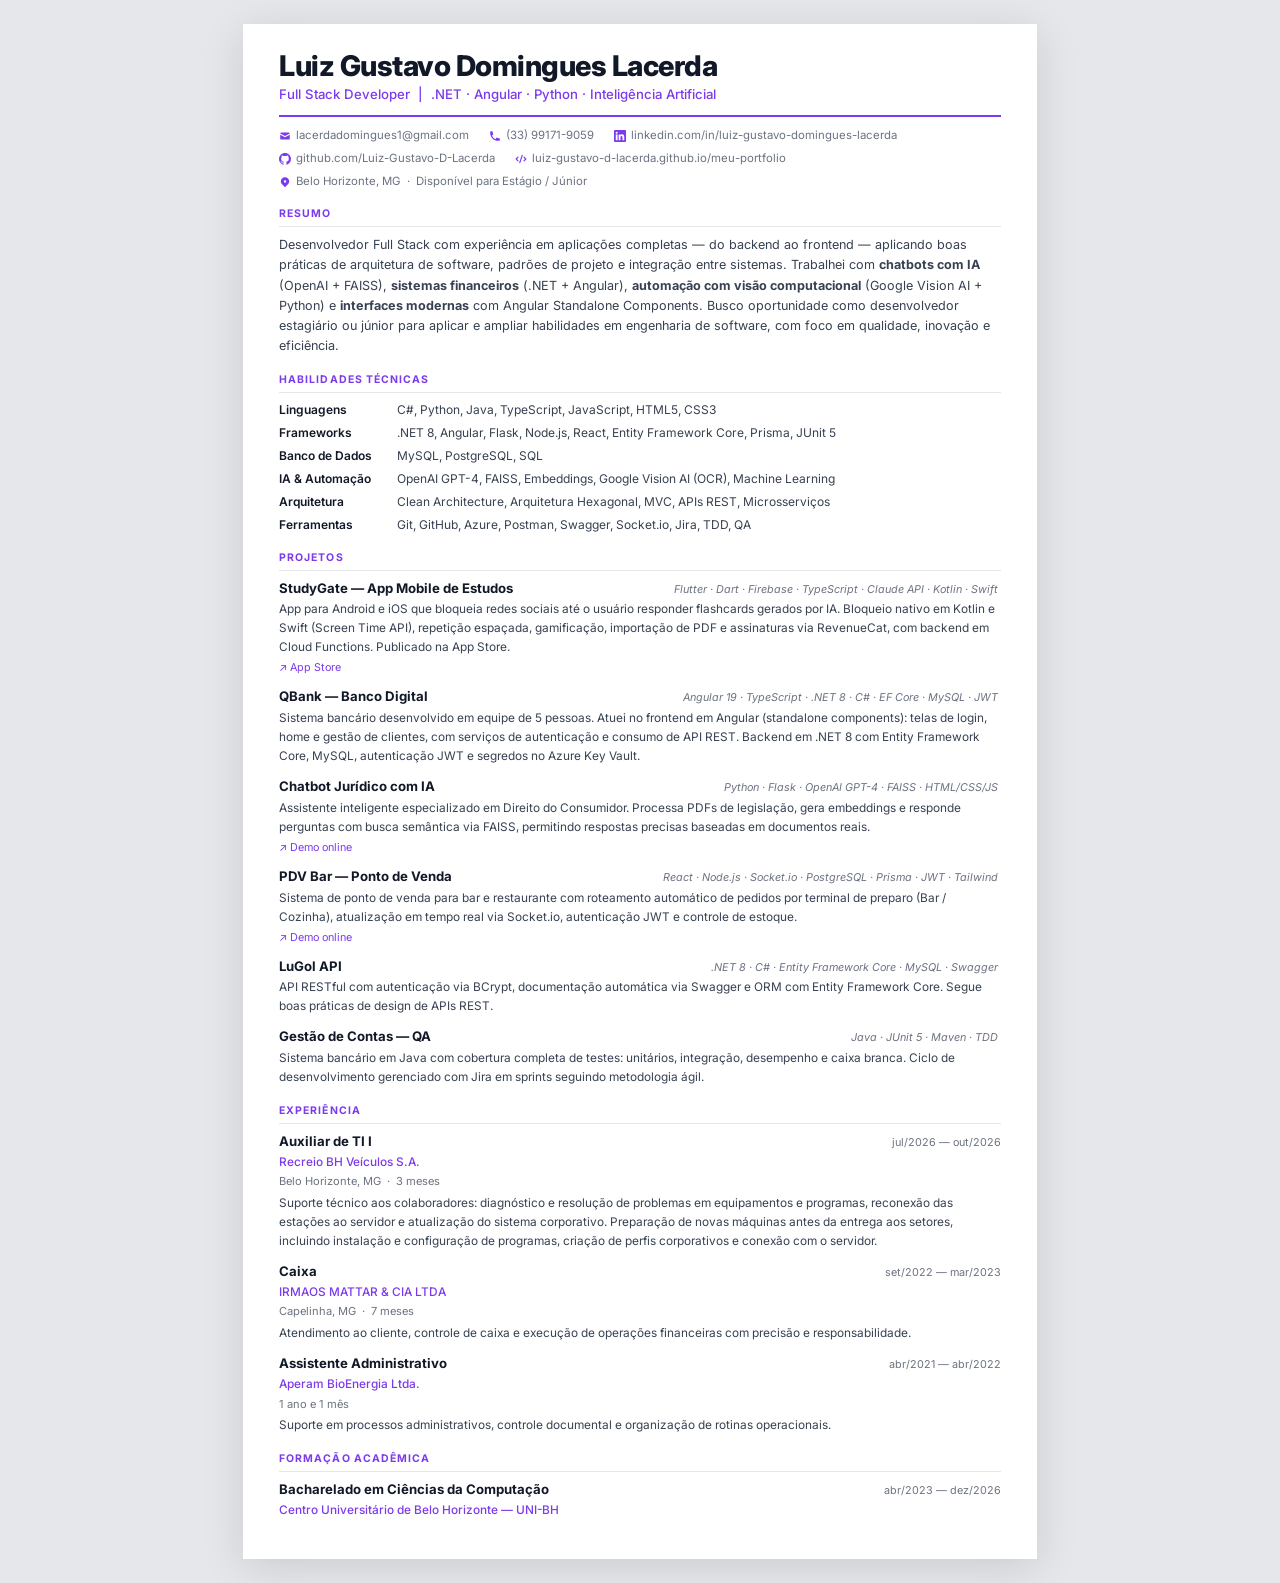
<file: curriculo.html>
<!DOCTYPE html>
<html lang="pt-BR">
<head>
    <meta charset="UTF-8">
    <meta name="viewport" content="width=device-width, initial-scale=1.0">
    <title>Currículo — Luiz Gustavo Domingues Lacerda</title>
    <link rel="preconnect" href="https://fonts.googleapis.com">
    <link rel="preconnect" href="https://fonts.gstatic.com" crossorigin>
    <link href="https://fonts.googleapis.com/css2?family=Inter:wght@300;400;500;600;700;800&display=swap" rel="stylesheet">
    <style>
        *, *::before, *::after { margin: 0; padding: 0; box-sizing: border-box; }

        :root {
            --accent:   #7c3aed;
            --dark:     #111827;
            --muted:    #6b7280;
            --light:    #f3f4f6;
            --border:   #e5e7eb;
            --font:     'Inter', -apple-system, sans-serif;
        }

        html { font-size: 15px; }

        body {
            font-family: var(--font);
            background: #e5e7eb;
            color: var(--dark);
            line-height: 1.5;
        }

        /* ===== PAGE ===== */
        .page {
            width: 210mm;
            min-height: 297mm;
            margin: 24px auto;
            background: #fff;
            padding: 26px 36px 24px;
            box-shadow: 0 8px 40px rgba(0,0,0,0.12);
        }

        /* ===== HEADER ===== */
        header { margin-bottom: 16px; }

        .h-name {
            font-size: 1.9rem;
            font-weight: 800;
            color: var(--dark);
            letter-spacing: -0.5px;
            line-height: 1.1;
        }

        .h-role {
            font-size: 0.88rem;
            font-weight: 500;
            color: var(--accent);
            margin-top: 4px;
        }

        .h-contacts {
            display: flex;
            flex-wrap: wrap;
            gap: 6px 20px;
            margin-top: 10px;
            padding-top: 10px;
            border-top: 2px solid var(--accent);
        }

        .h-contacts a,
        .h-contacts span {
            font-size: 0.76rem;
            color: var(--muted);
            text-decoration: none;
            display: inline-flex;
            align-items: center;
            gap: 5px;
        }

        .h-contacts a:hover { color: var(--accent); }

        .h-contacts svg {
            width: 12px; height: 12px;
            fill: var(--accent);
            flex-shrink: 0;
        }

        /* ===== SECTIONS ===== */
        .section { margin-bottom: 16px; }

        .sec-title {
            font-size: 0.7rem;
            font-weight: 700;
            text-transform: uppercase;
            letter-spacing: 0.1em;
            color: var(--accent);
            margin-bottom: 8px;
            padding-bottom: 4px;
            border-bottom: 1px solid var(--border);
            break-after: avoid; page-break-after: avoid;
        }

        /* ===== RESUMO ===== */
        .resumo-text {
            font-size: 0.84rem;
            color: #374151;
            line-height: 1.6;
        }

        /* ===== SKILLS ===== */
        .skills-table { display: flex; flex-direction: column; gap: 5px; }
        .skill-row { display: flex; gap: 8px; font-size: 0.8rem; }
        .skill-cat {
            font-weight: 600;
            color: var(--dark);
            min-width: 110px;
            flex-shrink: 0;
        }
        .skill-list { color: #374151; }

        /* ===== PROJETOS ===== */
        .proj-list { display: flex; flex-direction: column; gap: 11px; }

        .proj-item { display: flex; flex-direction: column; gap: 2px; break-inside: avoid; page-break-inside: avoid; }

        .proj-header { display: flex; justify-content: space-between; align-items: baseline; gap: 10px; }
        .proj-name { font-size: 0.88rem; font-weight: 700; color: var(--dark); }
        .proj-stack { font-size: 0.72rem; color: var(--muted); font-style: italic; padding-right: 3px; }
        .proj-desc { font-size: 0.79rem; color: #374151; line-height: 1.6; }
        .proj-link {
            font-size: 0.72rem; color: var(--accent);
            text-decoration: none; display: inline-flex;
            align-items: center; gap: 3px; margin-top: 1px;
        }
        .proj-link:hover { text-decoration: underline; }

        /* ===== EXPERIÊNCIA & FORMAÇÃO ===== */
        .entry-list { display: flex; flex-direction: column; gap: 11px; }

        .entry { display: flex; flex-direction: column; gap: 2px; break-inside: avoid; page-break-inside: avoid; }

        .entry-top { display: flex; justify-content: space-between; align-items: baseline; gap: 10px; }
        .entry-title { font-size: 0.88rem; font-weight: 700; color: var(--dark); }
        .entry-date {
            font-size: 0.72rem; color: var(--muted);
            white-space: nowrap; flex-shrink: 0;
        }
        .entry-org { font-size: 0.79rem; color: var(--accent); font-weight: 500; }
        .entry-place { font-size: 0.74rem; color: var(--muted); }
        .entry-desc { font-size: 0.79rem; color: #374151; line-height: 1.6; margin-top: 2px; }

        /* ===== PRINT ===== */
        @media print {
            body { background: #fff; }
            .page { margin: 0; box-shadow: none; padding: 0; width: 100%; min-height: 0; }
            @page { size: A4; margin: 13mm 12mm; }
        }
    </style>
</head>
<body>
<div class="page">

    <!-- HEADER -->
    <header>
        <h1 class="h-name">Luiz Gustavo Domingues Lacerda</h1>
        <p class="h-role">Full Stack Developer &nbsp;|&nbsp; .NET &middot; Angular &middot; Python &middot; Inteligência Artificial</p>
        <div class="h-contacts">
            <a href="mailto:lacerdadomingues1@gmail.com">
                <svg viewBox="0 0 20 20"><path d="M2.003 5.884L10 9.882l7.997-3.998A2 2 0 0016 4H4a2 2 0 00-1.997 1.884z"/><path d="M18 8.118l-8 4-8-4V14a2 2 0 002 2h12a2 2 0 002-2V8.118z"/></svg>
                lacerdadomingues1@gmail.com
            </a>
            <a href="tel:+5533991719059">
                <svg viewBox="0 0 20 20"><path d="M2 3a1 1 0 011-1h2.153a1 1 0 01.986.836l.74 4.435a1 1 0 01-.54 1.06l-1.548.773a11.037 11.037 0 006.105 6.105l.774-1.548a1 1 0 011.059-.54l4.435.74a1 1 0 01.836.986V17a1 1 0 01-1 1h-2C7.82 18 2 12.18 2 5V3z"/></svg>
                (33) 99171-9059
            </a>
            <a href="https://www.linkedin.com/in/luiz-gustavo-domingues-lacerda-4a4a36238" target="_blank">
                <svg viewBox="0 0 24 24"><path d="M20.447 20.452h-3.554v-5.569c0-1.328-.027-3.037-1.852-3.037-1.853 0-2.136 1.445-2.136 2.939v5.667H9.351V9h3.414v1.561h.046c.477-.9 1.637-1.85 3.37-1.85 3.601 0 4.267 2.37 4.267 5.455v6.286zM5.337 7.433a2.062 2.062 0 01-2.063-2.065 2.064 2.064 0 112.063 2.065zm1.782 13.019H3.555V9h3.564v11.452zM22.225 0H1.771C.792 0 0 .774 0 1.729v20.542C0 23.227.792 24 1.771 24h20.451C23.2 24 24 23.227 24 22.271V1.729C24 .774 23.2 0 22.222 0h.003z"/></svg>
                linkedin.com/in/luiz-gustavo-domingues-lacerda
            </a>
            <a href="https://github.com/Luiz-Gustavo-D-Lacerda" target="_blank">
                <svg viewBox="0 0 24 24"><path d="M12 0C5.374 0 0 5.373 0 12c0 5.302 3.438 9.8 8.207 11.387.599.111.793-.261.793-.577v-2.234c-3.338.726-4.033-1.416-4.033-1.416-.546-1.387-1.333-1.756-1.333-1.756-1.089-.745.083-.729.083-.729 1.205.084 1.839 1.237 1.839 1.237 1.07 1.834 2.807 1.304 3.492.997.107-.775.418-1.305.762-1.604-2.665-.305-5.467-1.334-5.467-5.931 0-1.311.469-2.381 1.236-3.221-.124-.303-.535-1.524.117-3.176 0 0 1.008-.322 3.301 1.23A11.509 11.509 0 0112 5.803c1.02.005 2.047.138 3.006.404 2.291-1.552 3.297-1.23 3.297-1.23.653 1.653.242 2.874.118 3.176.77.84 1.235 1.911 1.235 3.221 0 4.609-2.807 5.624-5.479 5.921.43.372.823 1.102.823 2.222v3.293c0 .319.192.694.801.576C20.566 21.797 24 17.3 24 12c0-6.627-5.373-12-12-12z"/></svg>
                github.com/Luiz-Gustavo-D-Lacerda
            </a>
            <a href="https://luiz-gustavo-d-lacerda.github.io/meu-portfolio/" target="_blank">
                <svg viewBox="0 0 20 20"><path fill-rule="evenodd" d="M12.316 3.051a1 1 0 01.633 1.265l-4 12a1 1 0 11-1.898-.632l4-12a1 1 0 011.265-.633zM5.707 6.293a1 1 0 010 1.414L3.414 10l2.293 2.293a1 1 0 11-1.414 1.414l-3-3a1 1 0 010-1.414l3-3a1 1 0 011.414 0zm8.586 0a1 1 0 011.414 0l3 3a1 1 0 010 1.414l-3 3a1 1 0 11-1.414-1.414L16.586 10l-2.293-2.293a1 1 0 010-1.414z" clip-rule="evenodd"/></svg>
                luiz-gustavo-d-lacerda.github.io/meu-portfolio
            </a>
            <span>
                <svg viewBox="0 0 20 20"><path fill-rule="evenodd" d="M5.05 4.05a7 7 0 119.9 9.9L10 18.9l-4.95-4.95a7 7 0 010-9.9zM10 11a2 2 0 100-4 2 2 0 000 4z" clip-rule="evenodd"/></svg>
                Belo Horizonte, MG &nbsp;&middot;&nbsp; Disponível para Estágio / Júnior
            </span>
        </div>
    </header>

    <!-- RESUMO -->
    <section class="section">
        <h2 class="sec-title">Resumo</h2>
        <p class="resumo-text">
            Desenvolvedor Full Stack com experiência em aplicações completas — do backend ao frontend — aplicando boas práticas de arquitetura de software, padrões de projeto e integração entre sistemas. Trabalhei com <strong>chatbots com IA</strong> (OpenAI + FAISS), <strong>sistemas financeiros</strong> (.NET + Angular), <strong>automação com visão computacional</strong> (Google Vision AI + Python) e <strong>interfaces modernas</strong> com Angular Standalone Components. Busco oportunidade como desenvolvedor estagiário ou júnior para aplicar e ampliar habilidades em engenharia de software, com foco em qualidade, inovação e eficiência.
        </p>
    </section>

    <!-- HABILIDADES -->
    <section class="section">
        <h2 class="sec-title">Habilidades Técnicas</h2>
        <div class="skills-table">
            <div class="skill-row">
                <span class="skill-cat">Linguagens</span>
                <span class="skill-list">C#, Python, Java, TypeScript, JavaScript, HTML5, CSS3</span>
            </div>
            <div class="skill-row">
                <span class="skill-cat">Frameworks</span>
                <span class="skill-list">.NET 8, Angular, Flask, Node.js, React, Entity Framework Core, Prisma, JUnit 5</span>
            </div>
            <div class="skill-row">
                <span class="skill-cat">Banco de Dados</span>
                <span class="skill-list">MySQL, PostgreSQL, SQL</span>
            </div>
            <div class="skill-row">
                <span class="skill-cat">IA & Automação</span>
                <span class="skill-list">OpenAI GPT-4, FAISS, Embeddings, Google Vision AI (OCR), Machine Learning</span>
            </div>
            <div class="skill-row">
                <span class="skill-cat">Arquitetura</span>
                <span class="skill-list">Clean Architecture, Arquitetura Hexagonal, MVC, APIs REST, Microsserviços</span>
            </div>
            <div class="skill-row">
                <span class="skill-cat">Ferramentas</span>
                <span class="skill-list">Git, GitHub, Azure, Postman, Swagger, Socket.io, Jira, TDD, QA</span>
            </div>
        </div>
    </section>

    <!-- PROJETOS -->
    <section class="section">
        <h2 class="sec-title">Projetos</h2>
        <div class="proj-list">

            <div class="proj-item">
                <div class="proj-header">
                    <span class="proj-name">StudyGate — App Mobile de Estudos</span>
                    <span class="proj-stack">Flutter · Dart · Firebase · TypeScript · Claude API · Kotlin · Swift</span>
                </div>
                <p class="proj-desc">App para Android e iOS que bloqueia redes sociais até o usuário responder flashcards gerados por IA. Bloqueio nativo em Kotlin e Swift (Screen Time API), repetição espaçada, gamificação, importação de PDF e assinaturas via RevenueCat, com backend em Cloud Functions. Publicado na App Store.</p>
                <a class="proj-link" href="https://apps.apple.com/br/app/studygate/id6774297588" target="_blank">&#8599; App Store</a>
            </div>

            <div class="proj-item">
                <div class="proj-header">
                    <span class="proj-name">QBank — Banco Digital</span>
                    <span class="proj-stack">Angular 19 · TypeScript · .NET 8 · C# · EF Core · MySQL · JWT</span>
                </div>
                <p class="proj-desc">Sistema bancário desenvolvido em equipe de 5 pessoas. Atuei no frontend em Angular (standalone components): telas de login, home e gestão de clientes, com serviços de autenticação e consumo de API REST. Backend em .NET 8 com Entity Framework Core, MySQL, autenticação JWT e segredos no Azure Key Vault.</p>
            </div>

            <div class="proj-item">
                <div class="proj-header">
                    <span class="proj-name">Chatbot Jurídico com IA</span>
                    <span class="proj-stack">Python · Flask · OpenAI GPT-4 · FAISS · HTML/CSS/JS</span>
                </div>
                <p class="proj-desc">Assistente inteligente especializado em Direito do Consumidor. Processa PDFs de legislação, gera embeddings e responde perguntas com busca semântica via FAISS, permitindo respostas precisas baseadas em documentos reais.</p>
                <a class="proj-link" href="https://luiz-gustavo-d-lacerda.github.io/Front_chatbot/" target="_blank">&#8599; Demo online</a>
            </div>

            <div class="proj-item">
                <div class="proj-header">
                    <span class="proj-name">PDV Bar — Ponto de Venda</span>
                    <span class="proj-stack">React · Node.js · Socket.io · PostgreSQL · Prisma · JWT · Tailwind</span>
                </div>
                <p class="proj-desc">Sistema de ponto de venda para bar e restaurante com roteamento automático de pedidos por terminal de preparo (Bar / Cozinha), atualização em tempo real via Socket.io, autenticação JWT e controle de estoque.</p>
                <a class="proj-link" href="https://pdv-bar-seven.vercel.app/login" target="_blank">&#8599; Demo online</a>
            </div>

            <div class="proj-item">
                <div class="proj-header">
                    <span class="proj-name">LuGol API</span>
                    <span class="proj-stack">.NET 8 · C# · Entity Framework Core · MySQL · Swagger</span>
                </div>
                <p class="proj-desc">API RESTful com autenticação via BCrypt, documentação automática via Swagger e ORM com Entity Framework Core. Segue boas práticas de design de APIs REST.</p>
            </div>

            <div class="proj-item">
                <div class="proj-header">
                    <span class="proj-name">Gestão de Contas — QA</span>
                    <span class="proj-stack">Java · JUnit 5 · Maven · TDD</span>
                </div>
                <p class="proj-desc">Sistema bancário em Java com cobertura completa de testes: unitários, integração, desempenho e caixa branca. Ciclo de desenvolvimento gerenciado com Jira em sprints seguindo metodologia ágil.</p>
            </div>

        </div>
    </section>

    <!-- EXPERIÊNCIA -->
    <section class="section">
        <h2 class="sec-title">Experiência</h2>
        <div class="entry-list">

            <div class="entry">
                <div class="entry-top">
                    <span class="entry-title">Auxiliar de TI I</span>
                    <span class="entry-date">jul/2026 — out/2026</span>
                </div>
                <span class="entry-org">Recreio BH Veículos S.A.</span>
                <span class="entry-place">Belo Horizonte, MG &nbsp;&middot;&nbsp; 3 meses</span>
                <p class="entry-desc">Suporte técnico aos colaboradores: diagnóstico e resolução de problemas em equipamentos e programas, reconexão das estações ao servidor e atualização do sistema corporativo. Preparação de novas máquinas antes da entrega aos setores, incluindo instalação e configuração de programas, criação de perfis corporativos e conexão com o servidor.</p>
            </div>

            <div class="entry">
                <div class="entry-top">
                    <span class="entry-title">Caixa</span>
                    <span class="entry-date">set/2022 — mar/2023</span>
                </div>
                <span class="entry-org">IRMAOS MATTAR &amp; CIA LTDA</span>
                <span class="entry-place">Capelinha, MG &nbsp;&middot;&nbsp; 7 meses</span>
                <p class="entry-desc">Atendimento ao cliente, controle de caixa e execução de operações financeiras com precisão e responsabilidade.</p>
            </div>

            <div class="entry">
                <div class="entry-top">
                    <span class="entry-title">Assistente Administrativo</span>
                    <span class="entry-date">abr/2021 — abr/2022</span>
                </div>
                <span class="entry-org">Aperam BioEnergia Ltda.</span>
                <span class="entry-place">1 ano e 1 mês</span>
                <p class="entry-desc">Suporte em processos administrativos, controle documental e organização de rotinas operacionais.</p>
            </div>

        </div>
    </section>

    <!-- FORMAÇÃO -->
    <section class="section">
        <h2 class="sec-title">Formação Acadêmica</h2>
        <div class="entry-list">
            <div class="entry">
                <div class="entry-top">
                    <span class="entry-title">Bacharelado em Ciências da Computação</span>
                    <span class="entry-date">abr/2023 — dez/2026</span>
                </div>
                <span class="entry-org">Centro Universitário de Belo Horizonte — UNI-BH</span>
            </div>
        </div>
    </section>

</div>
</body>
</html>
</file>
